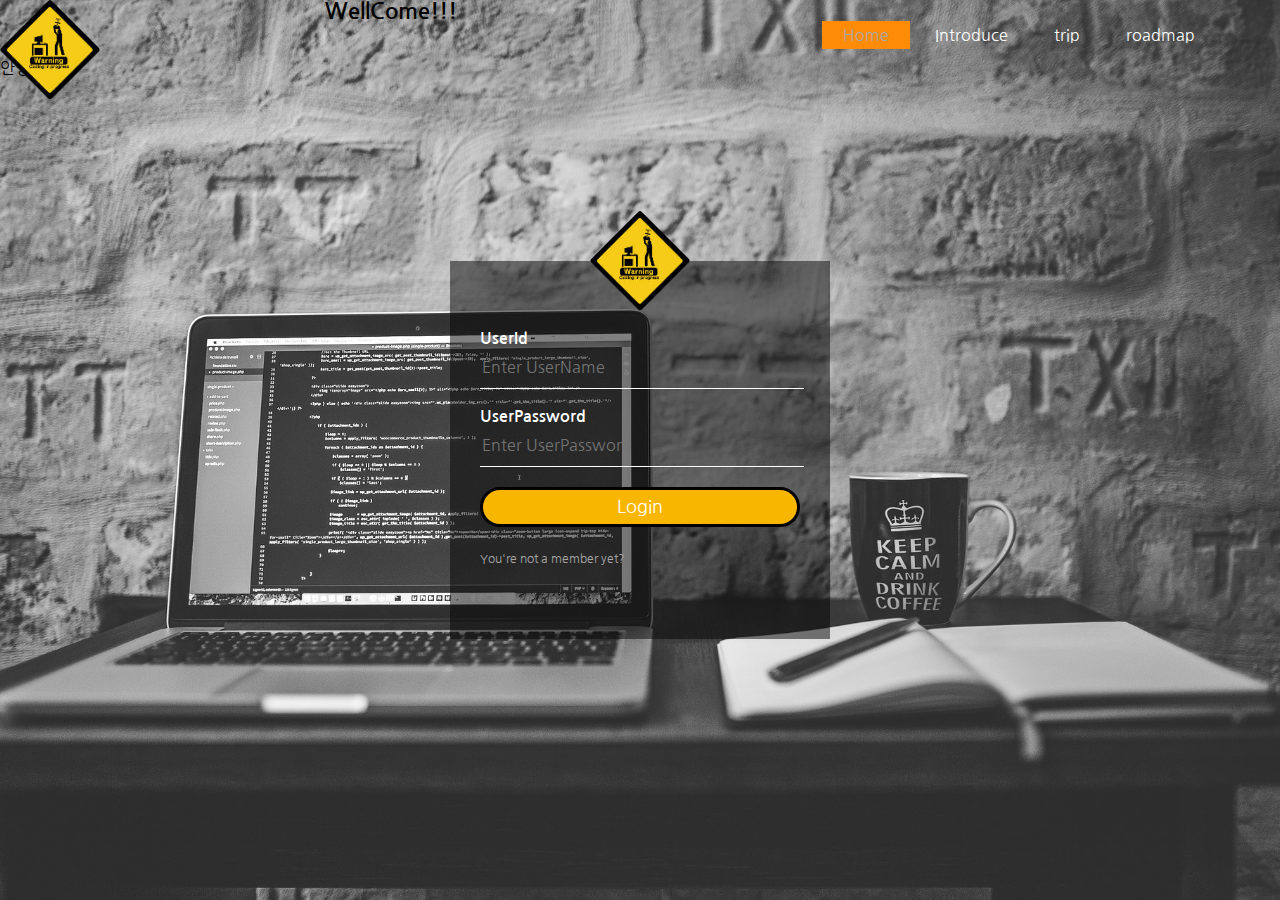
<file: index.html>
<!DOCTYPE html>
<html lang="en">
<head>
    <meta charset="UTF-8">
    <meta name="viewport" content="width=device-width, initial-scale=1.0">
    <title>homepageproject</title>
    <script src="js/jquery-3.5.1.js"></script>
    <link rel="stylesheet" href="./style/homepage.css">
    <link href="https://fonts.googleapis.com/css2?family=Nanum+Gothic&display=swap" rel="stylesheet">
    <style>
      *{
         font-family: 'Nanum Gothic', sans-serif;
        }
        body{
            margin: 0;
            padding: 0;
            background: url("./projectimg/main2.jpg");
            background-size: cover;
            background-position: center;
            overflow: hidden;
        }

    </style>
    <script>
        
        if(window.localStorage){
            console.log("성공!");
        }else{
            console.log("실패!");

        }
        window.onload = function(){
            var elt = document.getElementById("register");
            elt.onsubmit = function(){ 
                
                console.log(elt+"눌럿따");
            }
        }
    </script>
</head>
<body>
    <div class="logo">

        <img src="./projectimg/logo.png" class="warning">
    </div>
    
    <div class="login" id="login">
        <img src="./projectimg/logo.png" class="warning">
        <div class="registerChange">
            <form  name="memberJoinFrm" id="register" class="register-form">
                <p>Id</p>
                <input type="text" id="registerId" placeholder="user Id" required>
                <p>Name</p>
                <input type="text" id="registerName" placeholder="user Name" required>
                <p>Password</p>
                <input type="password" id="registerPass" placeholder="password" required>
                <p>PasswordCheck</p>
                <input type="password" id="registerPassch" placeholder="passworCheck"required>
                <p>Email</p>
                <input type="text" id="registerEmail" placeholder="email" required>
                <input type="submit" value="Create" onclick="create();" >
                <a href="#">Already your id?</a>
            </form>
            
            <form name="memberLoginFrm" class="login-form">
                <p>UserId</p>
                <input type="text" id="userId" placeholder="Enter UserName">
                <p>UserPassword</p>
                <input type="password" id="userPass"  placeholder="Enter UserPassword">
                <input type="submit" value="Login" onclick="login();">
                <a href="#">You're not a member yet?</a>
            </form>
            
        </div>
    </div>
    
    <div id="container">
        <header id="header">
            <nav class="menubar">
                
                <ul>
                    <li class="active"><a href="#">Home</a></li>
                    <li><a href="introduce.html">Introduce</a></li>
                    <li><a href="trip.html">trip</a></li>
                    <li><a href="roadmap.html">roadmap</a></li>
                    <!-- <li><a href="member.html">member</a></li> -->
                    </ul>
                </nav>
                 <div class="title">
                     <h1 id="d1">WellCome!!!</h1>
                     <p>안녕하세요</p>
                 </div>         
        </header>
    
    </div>
    
    <script type="text/javascript">
        var formChange = $('.login a').click(function() {
            $('form').animate({height:"toggle", opacity:"toggle"},"slow");    
        });
     
    console.log(registerPass);

        function create() {
            var userIdval = registerId.value.trim();
            var userNameval = registerName.value.trim();
            var userPassval = registerPass.value.trim();
            var userPCval = registerPassch.value.trim();
            var userEmailval = registerEmail.value.trim();
            var newUser = {
                userId : userIdval,
                userNmae : userNameval,
                userPass : userPassval,
                userEmail : userEmailval,
                registerDate : Date.now()
            };
    
            console.log(registerId);
            console.log(newUser);
            console.log(typeof(newUser));
            
            //storage
            var storageUser = JSON.parse(localStorage.getItem("strogeUser"));
            console.log(storageUser);
            if(storageUser == null) storageUser = [];
            storageUser.push(newUser);//js
            var jsonStr = JSON.stringify(storageUser);//json
            localStorage.setItem("storageUser", jsonStr);//json
            
            console.log(storageUser);
            console.log(jsonStr);
            console.log(typeof(storageUser));

    
            return false;
        };
        
        function login() {
            var userId = document.getElementById("userId").value;
            var userPass = document.getElementById("userPass").value;
            var storageUser = JSON.parse(localStorage.getItem("storageUser"));
            for(var i = 0 ; i<storageUser.length; i++){
                if(userId == storageUser[i].userId && userPass == storageUser[i].userPass){
                    alert(storageUser[i].userNmae+ "님 로그인 성공!");
                    return true;
                }else{
                        alert("로그인 실패 ");
                    return false;
                }
                
            }
            create();
            console.log(strogeUser);
            return false;
        };
       

        //제출로인한 값확인 안됨
    //     var memberJoinFrm = document.querySelector("[name=memberJoinFrm]");
    //     memberJoinFrm.onsubmit = function(){
    //         var userIdval = registerId.value.trim();
    //         var userNameval = registerName.value.trim();
    //         var userPassval = registerPass.value.trim();
    //         var userPCval = registerPassch.value.trim();
    //         var userEmailval = registerEmail.value.trim();
    //         var newUser = {
    //             userId : userIdval,
    //             userNmae : userNameval,
    //             userPass : userPassval,
    //             userEmail : userEmailval,
    //             registerDate : Date.now()
    //         }
       
    //             if(regsiterPass != regsiterPassch) {
    //             alert("비밀번호가 일치 안함");
    //             regsiterPass.select();
    //             regsiterPass.focus();
    //                 return false;
    //              }
    
    //         for(var i = 0 ; i<storageUser.length ; i++) {
    //             if(registerId == storageUser[i].userId){
    //                 alert(registerId + "는 이미 존재함!");
    //                 return false;
    //             }else if(storageUser[i].regsiterPass <8){
    //                 alert("비밀번호가 너무 적음");
    //                 return false;
    //             }
    //         }
    //         if(newUser == null) newUser = [];
    //         storageUser.push(newUser);
    //         console.log(registerId);
    //         console.log(newUser);
    //         console.log(typeof(newUser));
    //         console.log(storageUser);
    //         console.log(typeof(storageUser));
           
    //         // //storage
    //         // var storageUser = JSON.parse(localStorage("strogeUser"));
    //         // console.log("List"+strogeUserList);


    
    //         return false;
    //    };

        
        
   
       console.log(memberJoinFrm);

    
    </script>
</body>
</html>
</file>
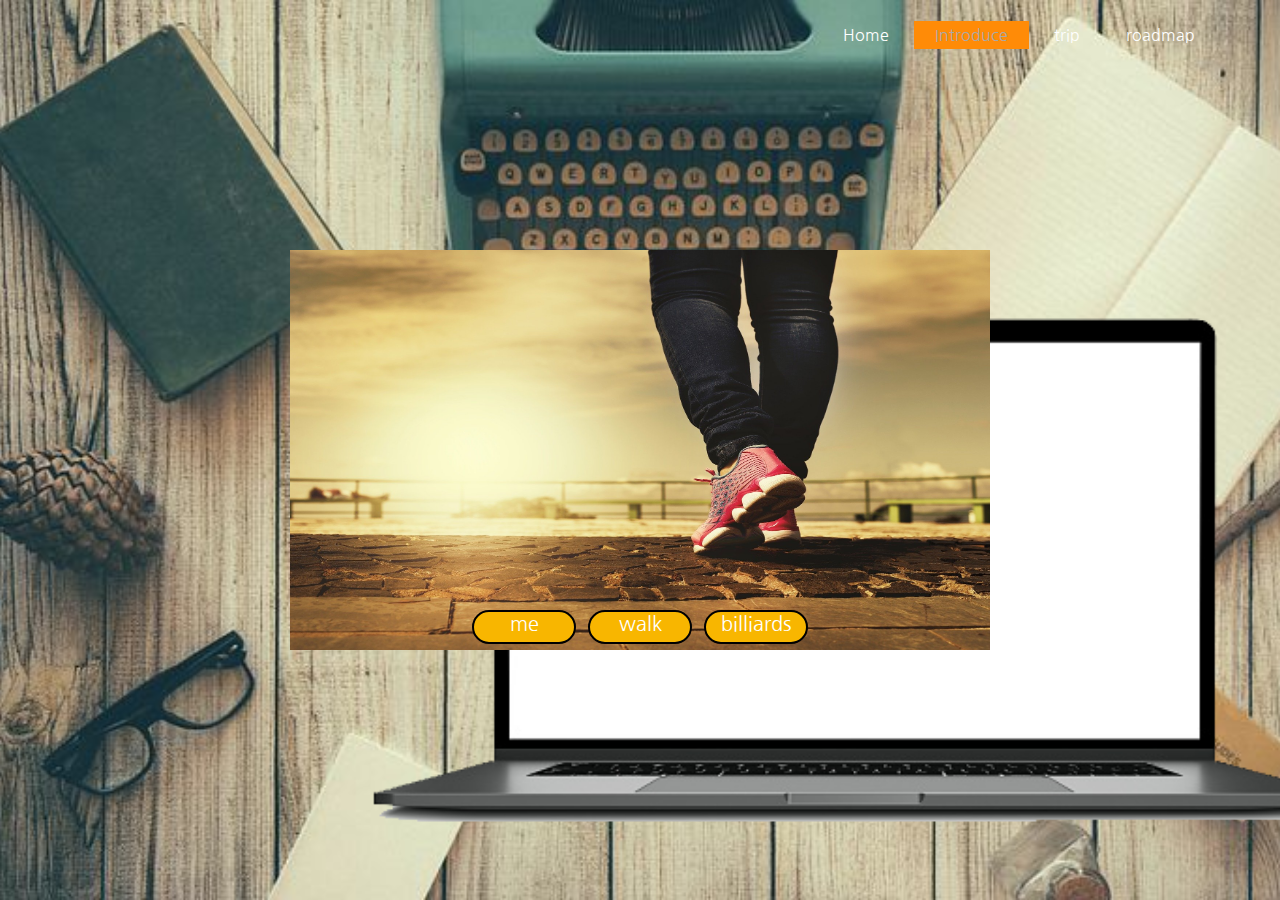
<file: introduce.html>
<!DOCTYPE html>
<html lang="en">
<head>
    <meta charset="UTF-8">
    <meta name="viewport" content="width=device-width, initial-scale=1.0">
    <title>Document</title>
    <link rel="stylesheet" href="./style/homepage.css">
    <link href="https://fonts.googleapis.com/css2?family=Nanum+Gothic&display=swap" rel="stylesheet">
    <style>
        *{
            font-family: 'Nanum Gothic', sans-serif;
        }
        .note{
            position: relative;
            left: 340px;     
            top: 235px;
            /* background: url("./projectimg/profile1.png") ; */
            background-size: cover;
            background-position: center;
            z-index: 0;
            width: 1029px;
            height: 548px;
        
         }
         body{
            margin: 0;
            padding: 0;
            background: url("./projectimg/bcg.jpg");
            background-size: cover;
            background-position: center;
            

        }
    </style>
</head>
<body>
    <div id ="container">
        <header id="header">
            <nav class="menubar">
                   
                    <ul>
                        <li><a href="index.html">Home</a></li>
                        <li class="active"><a href="#">Introduce</a></li>
                        <li><a href="trip.html">trip</a></li>
                        <li><a href="roadmap.html">roadmap</a></li>
                        <!-- <li><a href="member.html">member</a></li> -->
                    </ul>
                </nav>
               
            </header>
            <section id="section">
                <article>  
                    <img src="./projectimg/profile1.png" class="note" alt="">
                    <div class="profile me">
                    <div class="change">
                    <input type="radio" name="me" id="go1"></input>
                    <input type="radio" name="me" id="go2" checked></input>
                    <input type="radio" name="me" id="go3"></input>
                    <div class="photo s1"><img src="projectimg/me.jpg" alt=""></div>
                    <div class="photo"><img src="projectimg/walk.jpg" alt=""></div>
                    <div class="photo"><img src="projectimg/Billiards.jpg" alt=""></div>
                </div>
                    <div class="inputChange">
                        <label for="go1" class="key">me</label>
                        <label for="go2" class="key">walk</label>
                        <label for="go3" class="key">billiards</label>
                    </div>
                </div>         
            </article>
        </section>
        
    </div>

</body>
</html>
</file>
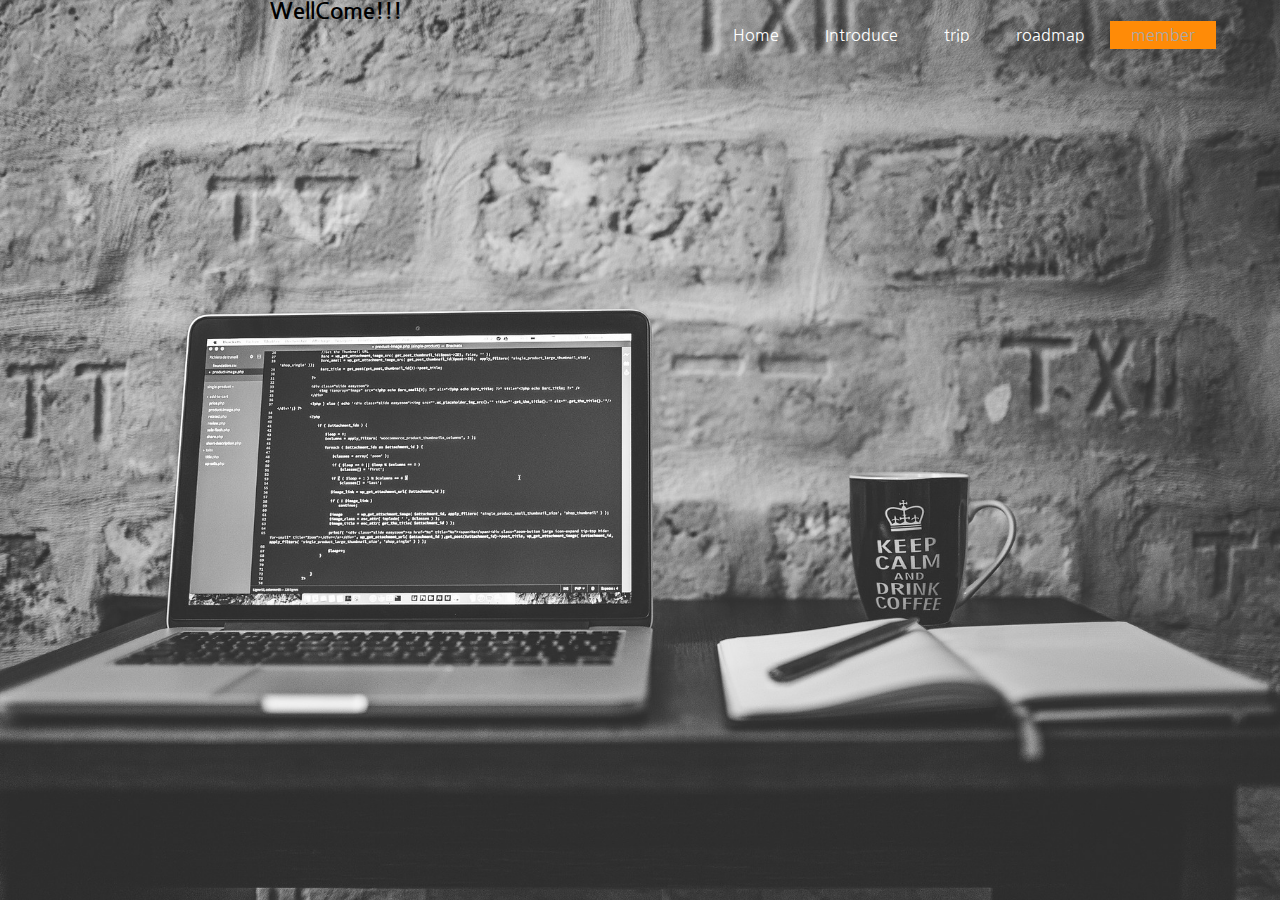
<file: member.html>
<!DOCTYPE html>
<html lang="en">
<head>
    <meta charset="UTF-8">
    <meta name="viewport" content="width=device-width, initial-scale=1.0">
    <title>Document</title>
    <link rel="stylesheet" href="./style/homepage.css">
    <link href="https://fonts.googleapis.com/css2?family=Nanum+Gothic&display=swap" rel="stylesheet">
    <style>
         *{
            font-family: 'Nanum Gothic', sans-serif;
         }
         body{
            margin: 0;
            padding: 0;
            background: url("./projectimg/main2.jpg");
            background-size: cover;
            background-position: center;
            

        }
    </style>
</head>
<body>
    <div id ="container">
        <header id="header">
            <nav class="menubar">
                   
                    <ul>
                        <li><a href="index.html">Home</a></li>
                        <li ><a href="introduce.html">Introduce</a></li>
                        <li><a href="trip.html">trip</a></li>
                        <li><a href="roadmap.html">roadmap</a></li>
                        <li class="active"><a href="#">member</a></li>
                    </ul>
                </nav>
               
        </header>
        <section id="section">
            <article>
                <div class="title">
                    <h1>WellCome!!!</h1>
                </div>         
            </article>
        </section>
        
        <aside id= "aside">
            
        </aside>
        <footer id="footer">
            
        </footer>
    </div>
</body>
</html>
</file>
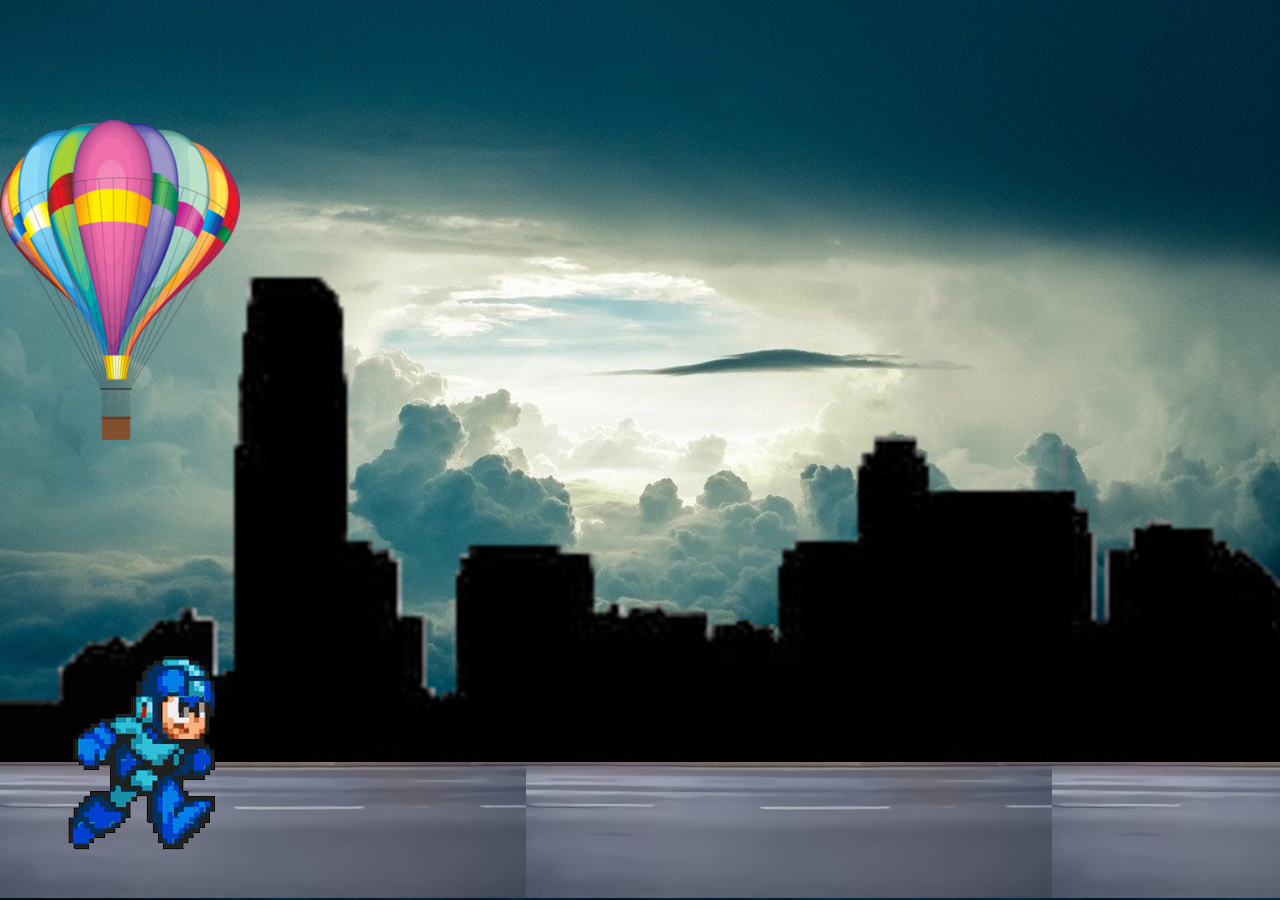
<file: roadmap.html>
<!DOCTYPE html>
<html lang="en">
<head>
    <meta charset="UTF-8">
    <meta name="viewport" content="width=device-width, initial-scale=1.0">
    <title>Document</title>
    <link rel="stylesheet" href="style.css">
    <link href="https://fonts.googleapis.com/css2?family=Nanum+Gothic&display=swap" rel="stylesheet">
    <style>
         *{
            font-family: 'Nanum Gothic', sans-serif;
          }
    </style>
</head>
<body>
    <div class ="myroadmap">
        <div class="highway"> </div>
        <div class="city"></div>
        <div class="runner"></div>
        <div class="runner2"></div>
        <div class="curriculum">
            <div><img src="projectimg/java.png"></div>               
            <div><img src="projectimg/oracle.png"></div>  
            <div><img src="projectimg/css.png"></div> 
            <div><img src="projectimg/certificate.png"></div>
            <div><img src="projectimg/employment.png"></div>       
        </div>  
    </div>
    
    <script>

    </script>
</body>
</html>
</file>
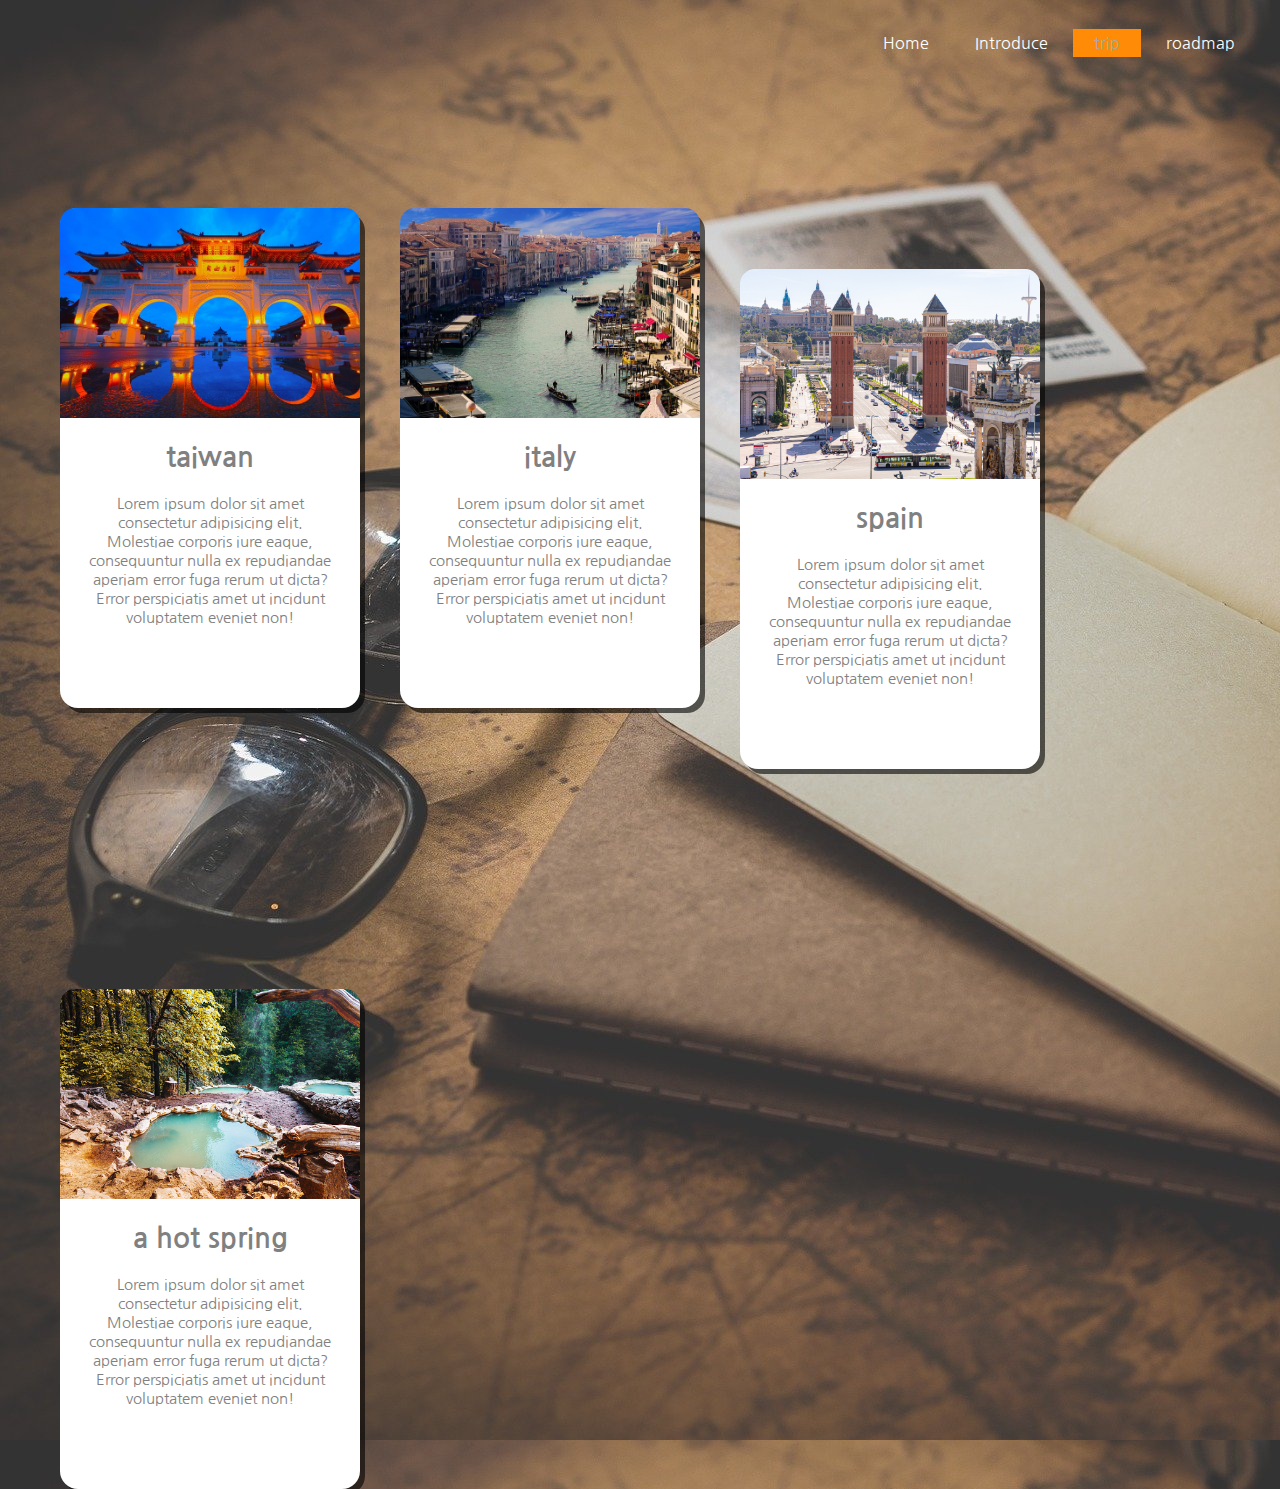
<file: trip.html>
<!DOCTYPE html>
<html lang="en">
<head>
    <meta charset="UTF-8">
    <meta name="viewport" content="width=device-width, initial-scale=1.0">
    <title>Document</title>
    <link rel="stylesheet" href="./trip.css">
    <link rel="stylesheet" href="./style/homepage.css">
    <link href="https://fonts.googleapis.com/css2?family=Nanum+Gothic&display=swap" rel="stylesheet">
    <style>
         *{
            font-family: 'Nanum Gothic', sans-serif;
         }
         body{
            background: url("./projectimg/trip.jpg") ;
            width: 100vw;
            height: 100vh;
            display: flex;
            position: relative;
            align-items: center;
            justify-content: center;
            overflow: hidden;
            position: relative;

         }
    </style>
</head>

<body>
    <div id ="container">
        <header id="header">
            <nav class="menubar">
                   
                    <ul>
                        <li><a href="index.html">Home</a></li>
                        <li ><a href="introduce.html">Introduce</a></li>
                        <li class="active"><a href="#">trip</a></li>
                        <li><a href="roadmap.html">roadmap</a></li>
                        <!-- <li><a href="member.html">member</a></li> -->
                    </ul>
                </nav>
               
        </header>
        <section class="trips">
                <div class="trip">
                    <div class="trip-image"></div>
                    <div class="trip-text">
                        <h2>taiwan</h2>
                        <p>Lorem ipsum dolor sit amet consectetur adipisicing elit. Molestiae corporis iure eaque, consequuntur nulla ex repudiandae aperiam error fuga rerum ut dicta? Error perspiciatis amet ut incidunt voluptatem eveniet non!</p>
                    </div>
                    <div class="trip-stats"></div>
                  
                </div>

            <div class="trip">
                <div class="trip2-image"></div>
                <div class="trip2-text">
                    <h2>italy</h2>
                    <p>Lorem ipsum dolor sit amet consectetur adipisicing elit. Molestiae corporis iure eaque, consequuntur nulla ex repudiandae aperiam error fuga rerum ut dicta? Error perspiciatis amet ut incidunt voluptatem eveniet non!</p>
                </div>
                <div class="trip2-stats"></div>
            </div>

            <div class="trip">
                 
                <div class="trip3-image"></div>
                <div class="trip3-text">
                    <h2>spain</h2>
                    <p>Lorem ipsum dolor sit amet consectetur adipisicing elit. Molestiae corporis iure eaque, consequuntur nulla ex repudiandae aperiam error fuga rerum ut dicta? Error perspiciatis amet ut incidunt voluptatem eveniet non!</p>
                </div>
                <div class="trip3-stats"></div>
            </div>

            <div class="trip">
                 
                <div class="trip4-image"></div>
                <div class="trip4-text">
                    <h2>a hot spring</h2>
                    <p>Lorem ipsum dolor sit amet consectetur adipisicing elit. Molestiae corporis iure eaque, consequuntur nulla ex repudiandae aperiam error fuga rerum ut dicta? Error perspiciatis amet ut incidunt voluptatem eveniet non!</p>
                </div>
                <div class="trip4-stats"></div>
            </div>
        </section>
        
        <aside id= "aside">
            
        </aside>
        <footer id="footer">
            
        </footer>
    </div>
    
</body>
</html>
</file>
<file: style/homepage.css>
.logo{
    /* width: 100px;
    height: 100px; */
    display: inline;
    position: relative;
    top: 50px;
    left:50px;
    
}

.login{
    width: 320px;

    background-color: #000;
    background-color: rgba(3, 3, 3, 0.5);
    margin: 0 auto 100px;
    color: #fff;
    top: 50%;
    left: 50%;
    position: absolute;
    transform: translate(-50%,-50%);
    padding: 70px 30px;
}

.warning{
    width: 100px;
    height: 100px;
    position: absolute;
    top: -50px;
    left:calc(50% - 50px);
    
}
.registerChange {
    position: relative;
    z-index: 1;
    max-width: 360px;
    margin: 0 auto ;
    
}
.registerChange .register-form{
    display: none;
}

#container{
    box-sizing: border-box;
 
    height: 100vh;
    width: 95vw;
}
h1{
    margin: 0px;
    padding: 0px 0px 20px;
    text-align: center;
    font-size: 22px;
}
.login p{
     margin: 0px;
     padding: 0px;
     font-weight:bold ;
}
.login input{
    width: 100%;
    margin-bottom: 20px;
    
}
.login input[type="text"], input[type="password"]{
        border: none;
        border-bottom: 1px solid #fff;
        background: transparent;
        outline: none;
        height: 40px;
        color: #fff;
        font-size: 16px;
}

.login input[type="submit"]{
    border: 3px solid #000;
    outline: none;
    height: 40px;
    background: #f8b600;
    color: #fff;
    font-size: 18px;
    border-radius: 20px;
}
.login input[type="submit"]:hover{
    cursor: pointer;
    background: #ff8b07;
    color: #000;
}

.login a{
    text-decoration: none;
    font-size: 12px;
    line-height: 20px;
    color: darkgrey;

}
.login a:hover{
   color: #ff8b07;
}
 
.menubar ul {
    float: right;
    list-style-type: none;
    margin-top: 25px;
}
.menubar ul li {
    display: inline-block;
}
.menubar ul li.active a{
    background-color: #ff8b07;
    color: darkgray;
}
.menubar ul li a {
    text-decoration: none;
    color: #fff;
    padding: 5px 20px;
    border: 1px solid transparent;
    transition: 0.5s ease;

}
.menubar ul li a:hover {
    background-color: #ff8b07;
    color: darkgray;

}
.profile{
    width: 700px;
    height: 400px;
    overflow: hidden;
}
.me{
    position: absolute;
    top: 50%;
    left:50%;
    transform: translate(-50%,-50%);
}
.inputChange{
    position: absolute;
    bottom: 0px;
    left: 50%;
    transform: translate(-50%);
    display: flex;
}
.inputChange label{
    font-size: 20px;
    text-align: center;
    color: #fff;
}
.key{
    width: 100px;
    height: 30px;
    border: 2px solid #000;
    background: #f8b600;
    border-radius: 20px;
    margin: 6px;
    cursor: pointer;
    transition: 0.4s;
} 
.key:hover{
    background-color: #ff8b07;
    color: darkgray;
}
input[name="me"]{
  position: absolute;
  visibility: hidden;
}
.change{
    width: 500%;
    height: 100%;
    display: flex;
}
.photo{
    width: 20%;
    transition: 0.6s;
}
.photo img{
    width: 100%;
    height: 100%;
}
#go1:checked ~ .s1{
    margin-left: 0;
}
#go2:checked ~ .s1{
    margin-left: -20%;
}
#go3:checked ~ .s1{
    margin-left: -40%;
}
#go4:checked ~ .s1{
    margin-left: -40%;
}
#go5:checked ~ .s1{
    margin-left: -40%;
}
</file>
<file: style.css>
*{
    margin: 0;
    padding: 0;
}
.myroadmap{
    height: 100vh;
    width: 100%;
    background-image: url("./projectimg/sky1.jpg");
    background-size: cover;
    
    background-position: center;
    position: relative;
    overflow: hidden;

}
.highway{
    height: 200px;
    width: 500%;
    display: block;
    background-image: url("./projectimg/road.jpg");
    position: absolute;
    bottom: -62px;
    left: 0;
    right: 0;
    z-index: 1;
    background-repeat: repeat-x;
    animation: highway 10s linear infinite;
}
@keyframes highway{
    100%{
        transform: translateX(-2000px);
    }

}
.city{
    height: 1000px;
    width: 500%;
    background-image: url("./projectimg/citys.png");
    position: absolute;
    bottom: -206px;
    left: 0;
    right: 0;
    display: block;
    z-index: 0;
    background-repeat:repeat-x ;
    animation: city 40s linear infinite;
}
@keyframes city{
    100%{
        transform: translateX(-1400px);
    }
}

.runner {
   background: url("./projectimg/airplane.png");
    position: absolute;
    top: 120px;
    width: 240px;
    height: 320px;
    margin: 0 auto;
    z-index: 2;
    animation: animate 1s ease infinite ,forward 50s linear;

}
.runner2 {
    background: url("./projectimg/runner.png"), no-repeat;
    position: absolute;
    bottom: 46px;
    width: 216px;
    height: 236px;
    margin: 0 auto;
    z-index: 1;
    -webkit-animation: walk 1s steps(8)infinite;
    animation: walk 0.8s steps(8)infinite;

}
@keyframes walk{
    0%{
        background-position:0px ;
    }
    100%{
        background-position:1821px ;

    }
}
@keyframes animate{ 
    0%,100%{
        transform: translateY(-2px);
    }
    50%{
        transform: translateY(2px);
    }

}
@keyframes forward{
    from{ transform: translateX(-100px);}
    to{transform: translateX(2000px)}
}
.curriculum { 
    position: absolute;
    width: 100%;
    height: 100%;
    top: 0;
    left: 0;
}
.curriculum div{
    position: absolute;
    display: block;
    opacity: 0;
}
.curriculum div:nth-child(1){
    left: 0%;
    animation: fall 15s linear;    
}
.curriculum div:nth-child(2){
    left: 20%;
    animation: fall 15s linear;
    animation-delay: 10s;
}
.curriculum div:nth-child(3){
    left: 40%; 
    animation: fall 15s linear;
    animation-delay: 15s;      
}
.curriculum div:nth-child(4){
    left: 60%;    
    animation: fall 15s linear;
    animation-delay: 25s;   
}
.curriculum div:nth-child(5){
    left: 80%;    
    animation: fall 15s linear;
    animation-delay: 30s;   
}
@keyframes fall{
    0%{
        top: -10%;
        opacity: 0;
    }
    25%{
        opacity: 1;
    }
    100%{
        top: 110%;
        opacity: 1;
    }
}
</file>
<file: trip.css>
.trip{
    position: relative;
 
    display: inline-grid;
    grid-template-columns: 300px;
    grid-template-rows: 210px 210px 80px;
    grid-template-areas:"image" "text" "stats" ;
    border-radius: 18px;
    box-shadow: 5px 5px rgba(0,0,0,0.6);
    background: white;
    text-align: center;
    margin: 20px;
    margin-top: 200px;
    float: left;
    transition: 0.5s ease;
    cursor: pointer;
}

.trip-image{
    grid-area: image;
    background: url("./projectimg/taiwan.jpg");
    border-top-left-radius: 15px;
    border-top-right-radius: 15px;
    background-size: cover;

}
.trip-text{
    grid-area: text;
    margin: 25px;

}
.trip-text{
    color: grey;
    font-size: 15px;
    font-weight: 300;
}
.trip-text h2{
    margin-top: 0px;
    font-size: 28px;
}
.trip-stats{
    grid-area: stats;
}
.trip2-image{
    grid-area: image;
    background: url("./projectimg/italy.jpg");
    border-top-left-radius: 15px;
    border-top-right-radius: 15px;
    background-size: cover;

}
.trip2-text{
    grid-area: text;
    margin: 25px;

}
.trip2-text{
    color: grey;
    font-size: 15px;
    font-weight: 300;
}
.trip2-text h2{
    margin-top: 0px;
    font-size: 28px;
}
.trip2-stats{
    grid-area: stats;
}
.trip3-image{
 
    grid-area: image;
    background: url("./projectimg/spain.jpg");
    border-top-left-radius: 15px;
    border-top-right-radius: 15px;
    background-size: cover;

}
.trip3-text{
    grid-area: text;
    margin: 25px;

}
.trip3-text{
    color: grey;
    font-size: 15px;
    font-weight: 300;
}
.trip3-text h2{
    margin-top: 0px;
    font-size: 28px;
}
.trip3-stats{
    grid-area: stats;
}
.trip4-image{
    grid-area: image;
    background: url("./projectimg/hotsprings.jpg");
    border-top-left-radius: 15px;
    border-top-right-radius: 15px;
    background-size: cover;

}
.trip4-text{
    grid-area: text;
    margin: 25px;

}
.trip4-text{
    color: grey;
    font-size: 15px;
    font-weight: 300;
}
.trip4-text h2{
    margin-top: 0px;
    font-size: 28px;
}
.trip4-stats{
    grid-area: stats;
}
.trip:hover{
    transform: scale(1.2);
    box-shadow: 5px 5px 15px rgba(0,0,0,0.9);
}
</file>
